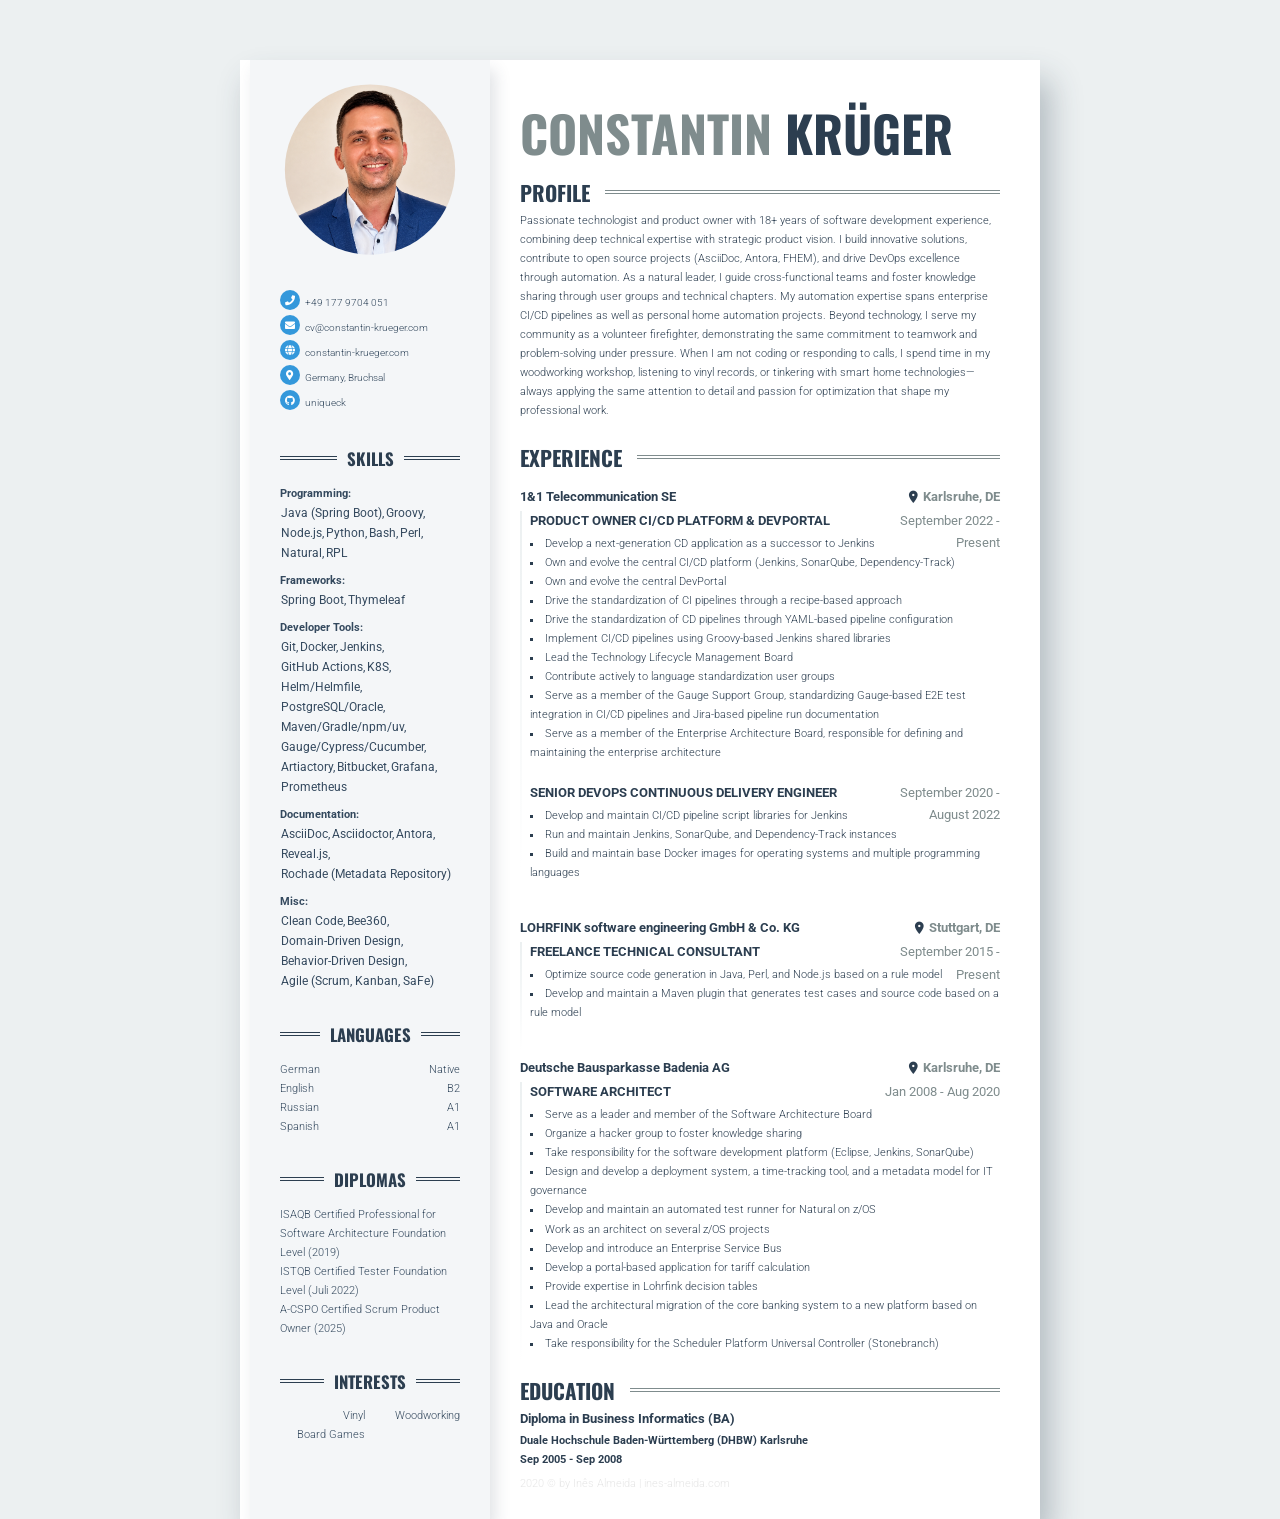
<file: index.html>
<!doctype html><html lang=en><head><meta name=generator content="Hugo 0.161.1"><meta charset=UTF-8><meta name=viewport content="width=device-width,initial-scale=1"><title>Constantin Krüger CV</title><link rel=canonical href=https://cv.constantin-krueger.com/><link rel=stylesheet href="https://fonts.googleapis.com/css?family=Oswald"><link rel=stylesheet href="https://fonts.googleapis.com/css?family=Roboto"><link rel=stylesheet href="https://fonts.googleapis.com/icon?family=Material+Icons"><link rel=stylesheet href=https://cdnjs.cloudflare.com/ajax/libs/font-awesome/5.15.3/css/all.min.css integrity="sha512-iBBXm8fW90+nuLcSKlbmrPcLa0OT92xO1BIsZ+ywDWZCvqsWgccV3gFoRBv0z+8dLJgyAHIhR35VZc2oM/gI1w==" crossorigin=anonymous referrerpolicy=no-referrer><link rel=stylesheet href=/style.main.min.f897ec621fe72edcfe7c678dc9e2eda226a72997ea546d45bb19cbabd89fd3c5.css integrity="sha256-+JfsYh/nLtz+fGeNyeLtoianKZfqVG1FuxnLq9if08U=" crossorigin=anonymous media=screen,print></head><body><div class=content><div class="content__left content__swapped__left"><h1 class=mainHeading>Constantin <span>Krüger</span></h1><div id=profile class=section><div class=section__heading><h2 class=section__title>Profile</h2></div><div class=section__content><p>Passionate technologist and product owner with 18+ years of software development experience, combining deep technical expertise with strategic product vision. I build innovative solutions, contribute to open source projects (AsciiDoc, Antora, FHEM), and drive DevOps excellence through automation. As a natural leader, I guide cross-functional teams and foster knowledge sharing through user groups and technical chapters. My automation expertise spans enterprise CI/CD pipelines as well as personal home automation projects. Beyond technology, I serve my community as a volunteer firefighter, demonstrating the same commitment to teamwork and problem-solving under pressure. When I am not coding or responding to calls, I spend time in my woodworking workshop, listening to vinyl records, or tinkering with smart home technologies—always applying the same attention to detail and passion for optimization that shape my professional work.</p></div></div><div id=experience class=section><div class=section__heading><h2 class=section__title>Experience</h2></div><div class=section__content><div class=experience><div class=experience__item><div class=experience__header><h3 class=experience__company>1&1 Telecommunication SE</h3><h3 class=experience__place>Karlsruhe, DE</h3></div><div class=experience__job><div class=experience__subheader><h3 class=experience__position>Product Owner CI/CD Platform & DevPortal</h3><h3 class=experience__date>September 2022 - Present</h3></div><ul><li class=experience__bullet>Develop a next-generation CD application as a successor to Jenkins</li><li class=experience__bullet>Own and evolve the central CI/CD platform (Jenkins, SonarQube, Dependency-Track)</li><li class=experience__bullet>Own and evolve the central DevPortal</li><li class=experience__bullet>Drive the standardization of CI pipelines through a recipe-based approach</li><li class=experience__bullet>Drive the standardization of CD pipelines through YAML-based pipeline configuration</li><li class=experience__bullet>Implement CI/CD pipelines using Groovy-based Jenkins shared libraries</li><li class=experience__bullet>Lead the Technology Lifecycle Management Board</li><li class=experience__bullet>Contribute actively to language standardization user groups</li><li class=experience__bullet>Serve as a member of the Gauge Support Group, standardizing Gauge-based E2E test integration in CI/CD pipelines and Jira-based pipeline run documentation</li><li class=experience__bullet>Serve as a member of the Enterprise Architecture Board, responsible for defining and maintaining the enterprise architecture</li></ul><div class=experience__badges><ul></ul></div></div><div class=experience__job><div class=experience__subheader><h3 class=experience__position>Senior DevOps Continuous Delivery Engineer</h3><h3 class=experience__date>September 2020 - August 2022</h3></div><ul><li class=experience__bullet>Develop and maintain CI/CD pipeline script libraries for Jenkins</li><li class=experience__bullet>Run and maintain Jenkins, SonarQube, and Dependency-Track instances</li><li class=experience__bullet>Build and maintain base Docker images for operating systems and multiple programming languages</li></ul><div class=experience__badges><ul></ul></div></div></div><div class=experience__item><div class=experience__header><h3 class=experience__company>LOHRFINK software engineering GmbH & Co. KG</h3><h3 class=experience__place>Stuttgart, DE</h3></div><div class=experience__job><div class=experience__subheader><h3 class=experience__position>Freelance Technical Consultant</h3><h3 class=experience__date>September 2015 - Present</h3></div><ul><li class=experience__bullet>Optimize source code generation in Java, Perl, and Node.js based on a rule model</li><li class=experience__bullet>Develop and maintain a Maven plugin that generates test cases and source code based on a rule model</li></ul><div class=experience__badges><ul></ul></div></div></div><div class=experience__item><div class=experience__header><h3 class=experience__company>Deutsche Bausparkasse Badenia AG</h3><h3 class=experience__place>Karlsruhe, DE</h3></div><div class=experience__job><div class=experience__subheader><h3 class=experience__position>Software Architect</h3><h3 class=experience__date>Jan 2008 - Aug 2020</h3></div><ul><li class=experience__bullet>Serve as a leader and member of the Software Architecture Board</li><li class=experience__bullet>Organize a hacker group to foster knowledge sharing</li><li class=experience__bullet>Take responsibility for the software development platform (Eclipse, Jenkins, SonarQube)</li><li class=experience__bullet>Design and develop a deployment system, a time-tracking tool, and a metadata model for IT governance</li><li class=experience__bullet>Develop and maintain an automated test runner for Natural on z/OS</li><li class=experience__bullet>Work as an architect on several z/OS projects</li><li class=experience__bullet>Develop and introduce an Enterprise Service Bus</li><li class=experience__bullet>Develop a portal-based application for tariff calculation</li><li class=experience__bullet>Provide expertise in Lohrfink decision tables</li><li class=experience__bullet>Lead the architectural migration of the core banking system to a new platform based on Java and Oracle</li><li class=experience__bullet>Take responsibility for the Scheduler Platform Universal Controller (Stonebranch)</li></ul><div class=experience__badges><ul></ul></div></div></div></div></div></div><div id=education class=section><div class=section__heading><h2 class=section__title>Education</h2></div><div class=section__content><div class=education__item><h3 class=education__title>Diploma in Business Informatics (BA)</h3><h4 class=education__place>Duale Hochschule Baden-Württemberg (DHBW) Karlsruhe</h4><h4 class=education__date>Sep 2005 - Sep 2008</h4><div class=education__description></div></div></div></div></div><div class="content__right content__swapped__right"><div class="sideSection avatar"><div class=avatar__container><img class=avatar__img src=img/avatar.jpg alt="photo of me"></div></div><div class="sideSection contact"><ul><li class=contact__item><i class="fas fa-phone"></i><span>+49 177 9704 051</span></li><li class=contact__item><i class="fas fa-envelope"></i><span>cv@constantin-krueger.com</span></li><li class=contact__item><i class="fas fa-globe"></i><span>constantin-krueger.com</span></li><li class=contact__item><i class="fas fa-map-marker-alt"></i><span>Germany, Bruchsal</span></li><li class=contact__item><i class="fab fa-github"></i><span>uniqueck</span></li></ul></div><div class=sideSection><div class=sideSection__heading><h2 class=sideSection__title>Skills</h2></div><div class=sideSection__content><ul class=skills><li><ul class=skills__group><span>Programming</span><br><li>Java (Spring Boot)</li><li>Groovy</li><li>Node.js</li><li>Python</li><li>Bash</li><li>Perl</li><li>Natural</li><li>RPL</li></ul><ul class=skills__group><span>Frameworks</span><br><li>Spring Boot</li><li>Thymeleaf</li></ul><ul class=skills__group><span>Developer Tools</span><br><li>Git</li><li>Docker</li><li>Jenkins</li><li>GitHub Actions</li><li>K8S</li><li>Helm/Helmfile</li><li>PostgreSQL/Oracle</li><li>Maven/Gradle/npm/uv</li><li>Gauge/Cypress/Cucumber</li><li>Artiactory</li><li>Bitbucket</li><li>Grafana</li><li>Prometheus</li></ul><ul class=skills__group><span>Documentation</span><br><li>AsciiDoc</li><li>Asciidoctor</li><li>Antora</li><li>Reveal.js</li><li>Rochade (Metadata Repository)</li></ul><ul class=skills__group><span>Misc</span><br><li>Clean Code</li><li>Bee360</li><li>Domain-Driven Design</li><li>Behavior-Driven Design</li><li>Agile (Scrum, Kanban, SaFe)</li></ul></li></ul></div></div><div class=sideSection><div class=sideSection__heading><h2 class=sideSection__title>Languages</h2></div><div class=sideSection__content><ul class=language><li class=language__item><div class=language__name>German</div><div class=language__level>Native</div></li><li class=language__item><div class=language__name>English</div><div class=language__level>B2</div></li><li class=language__item><div class=language__name>Russian</div><div class=language__level>A1</div></li><li class=language__item><div class=language__name>Spanish</div><div class=language__level>A1</div></li></ul></div></div><div class=sideSection><div class=sideSection__heading><h2 class=sideSection__title>Diplomas</h2></div><div class=sideSection__content><ul><li>ISAQB Certified Professional for Software Architecture Foundation Level (2019)</li><li>ISTQB Certified Tester Foundation Level (Juli 2022)</li><li>A-CSPO Certified Scrum Product Owner (2025)</li></ul></div></div><div class=sideSection><div class=sideSection__heading><h2 class=sideSection__title>Interests</h2></div><div class=sideSection__content><ul class=interests><li class=interests__item>Vinyl</li><li class=interests__item>Board Games</li><li class=interests__item>Woodworking</li></ul></div></div></div></div></body></html>
</file>
